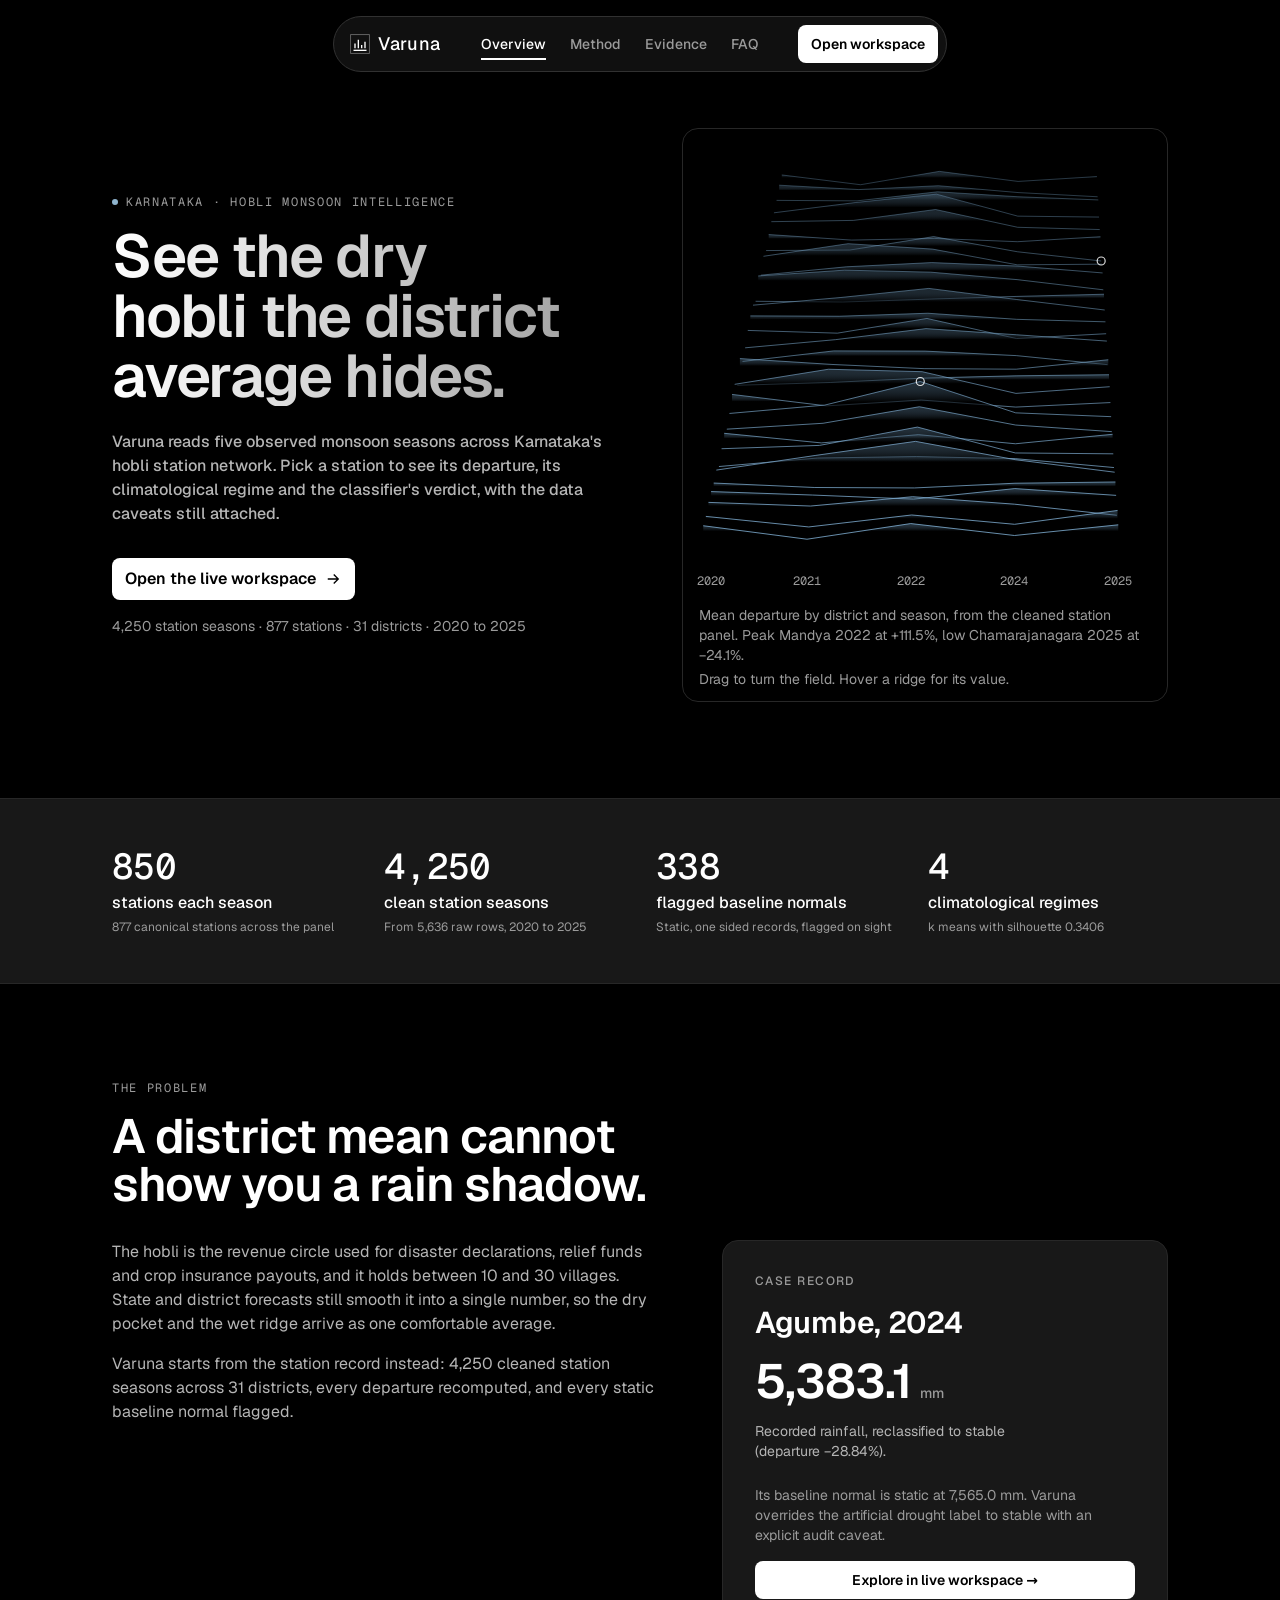
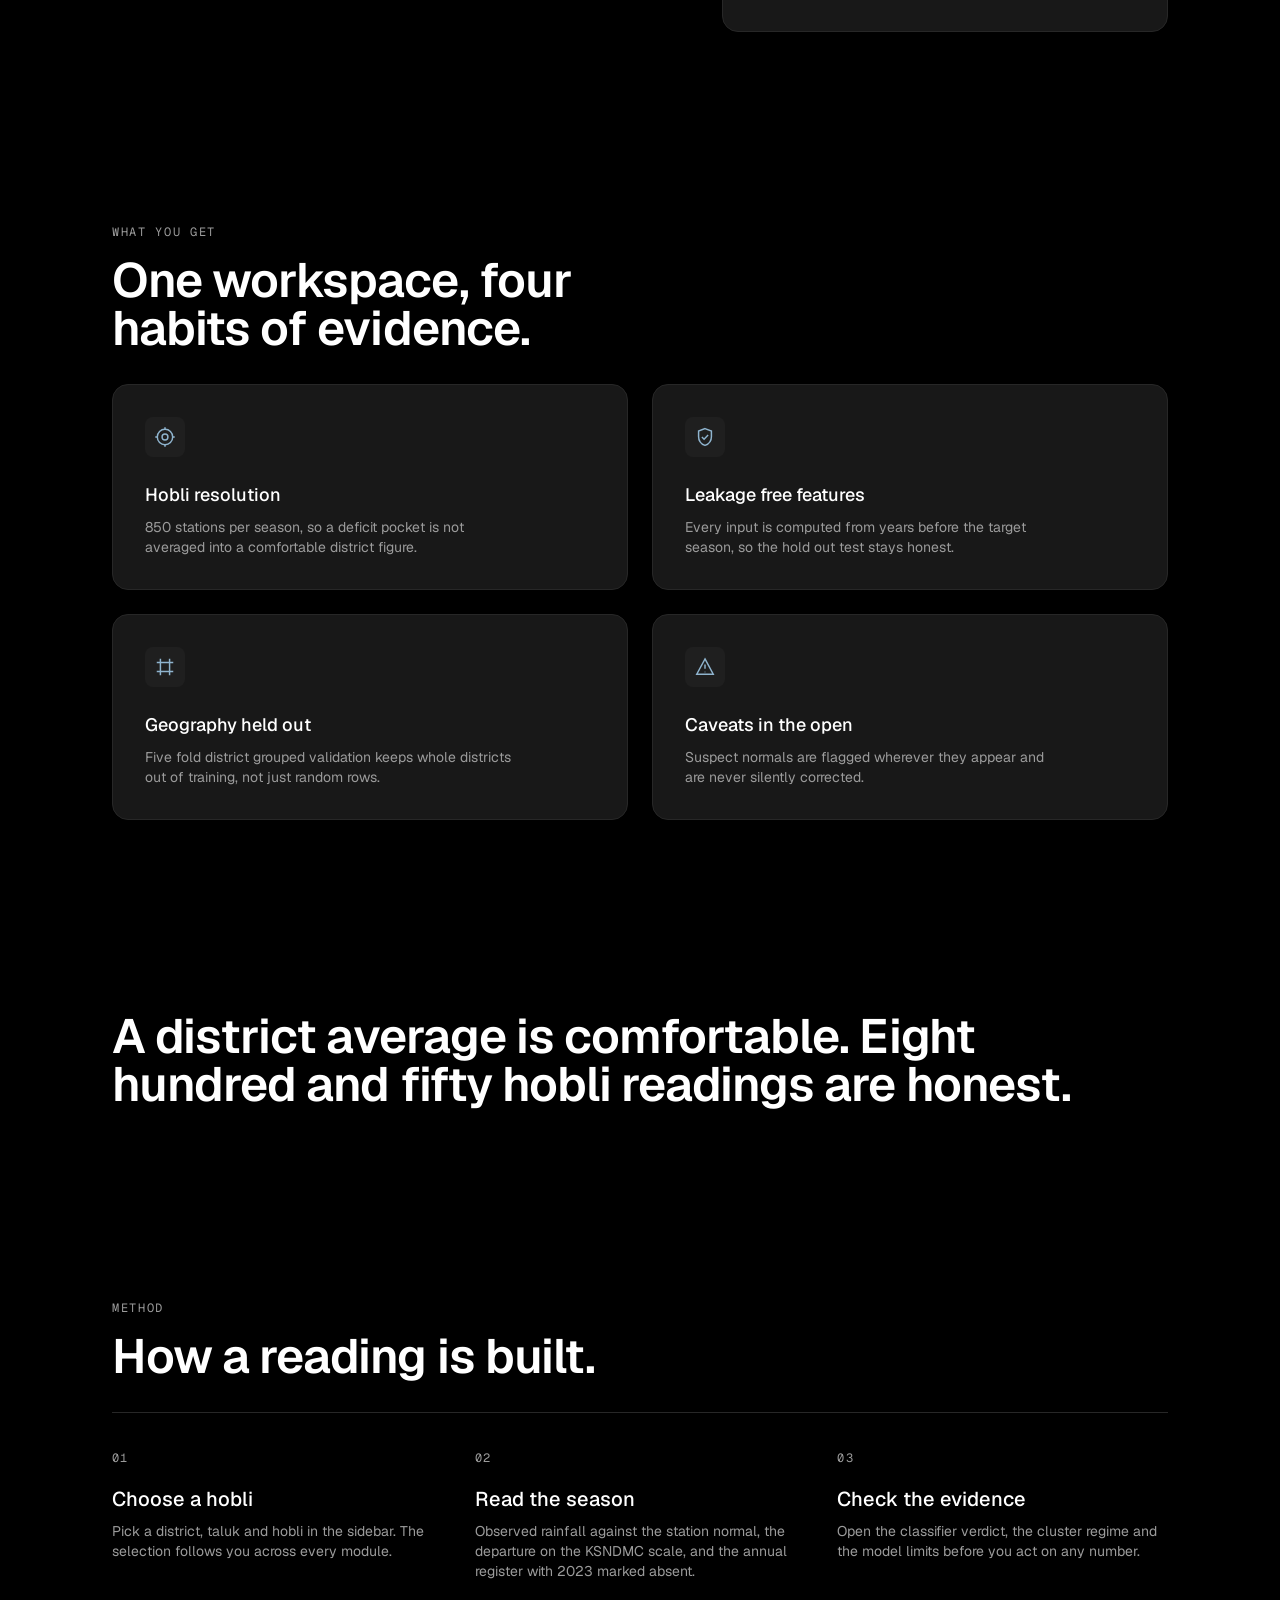
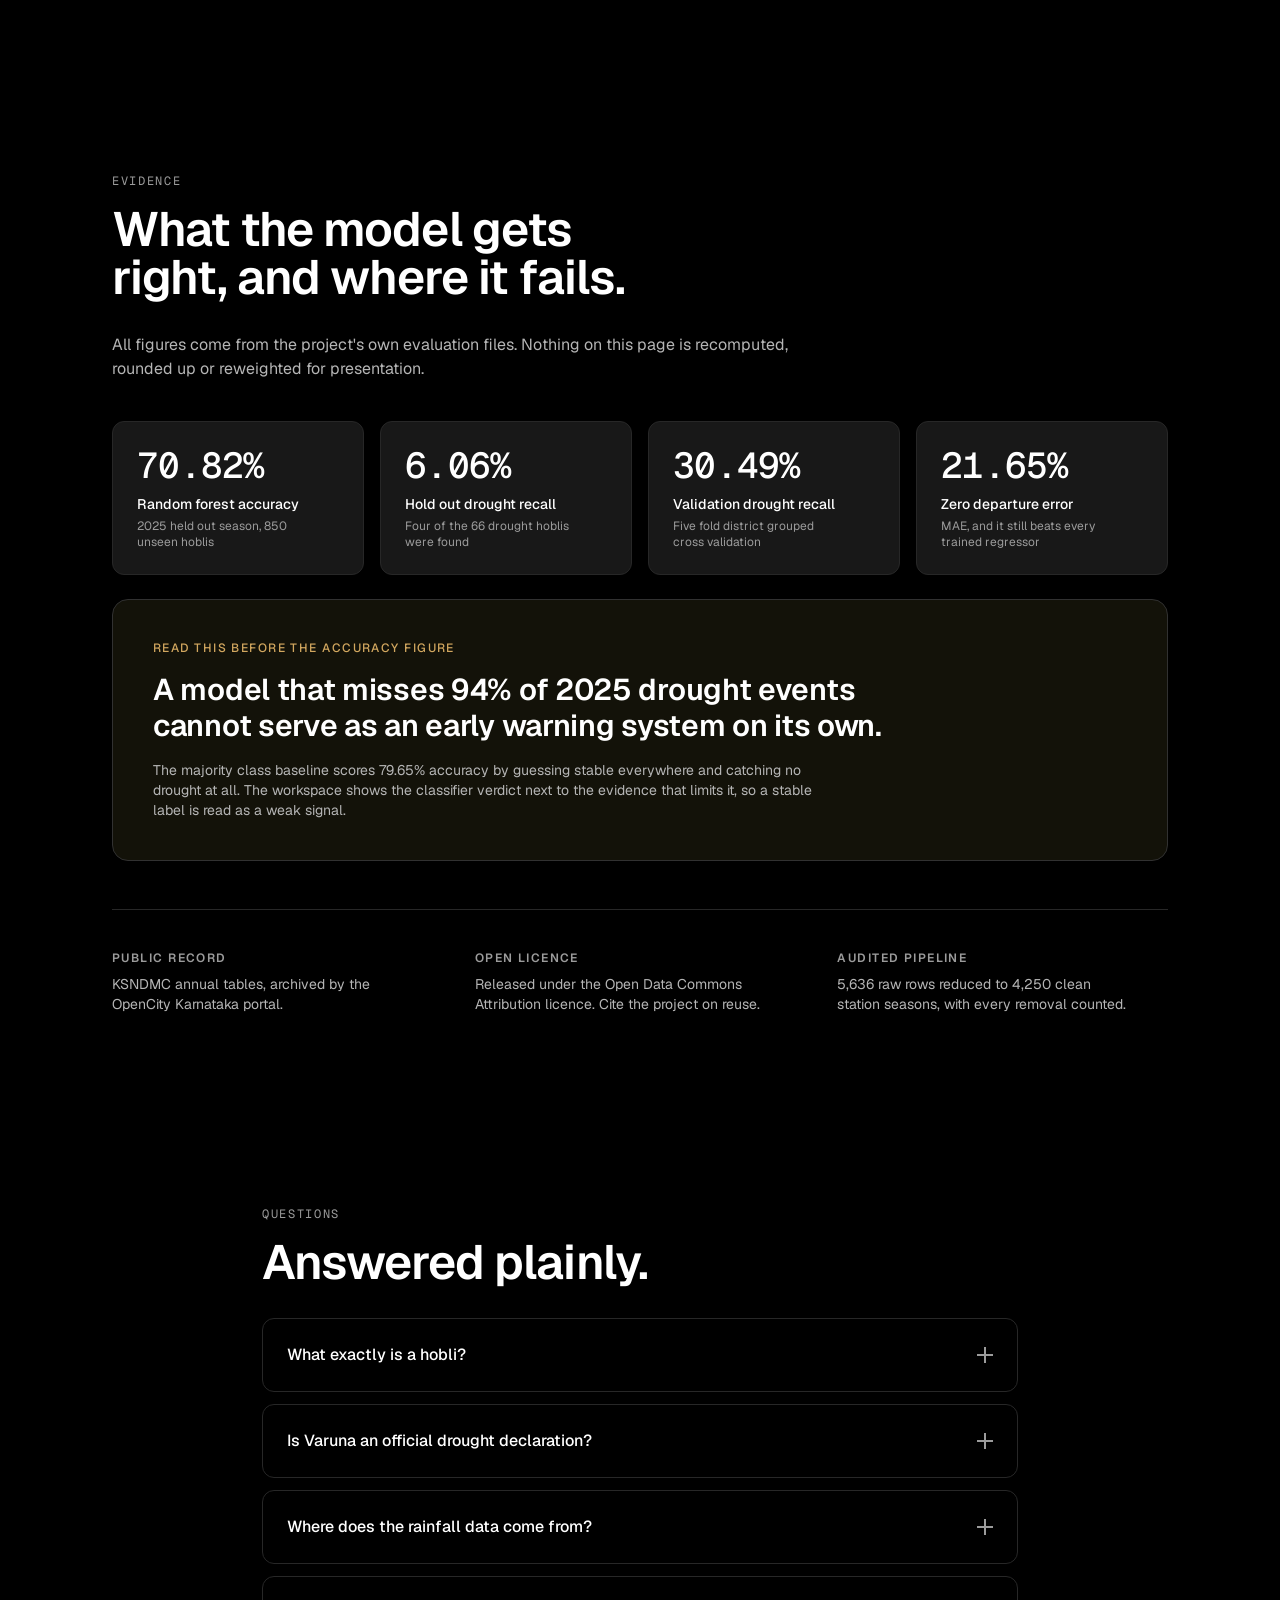
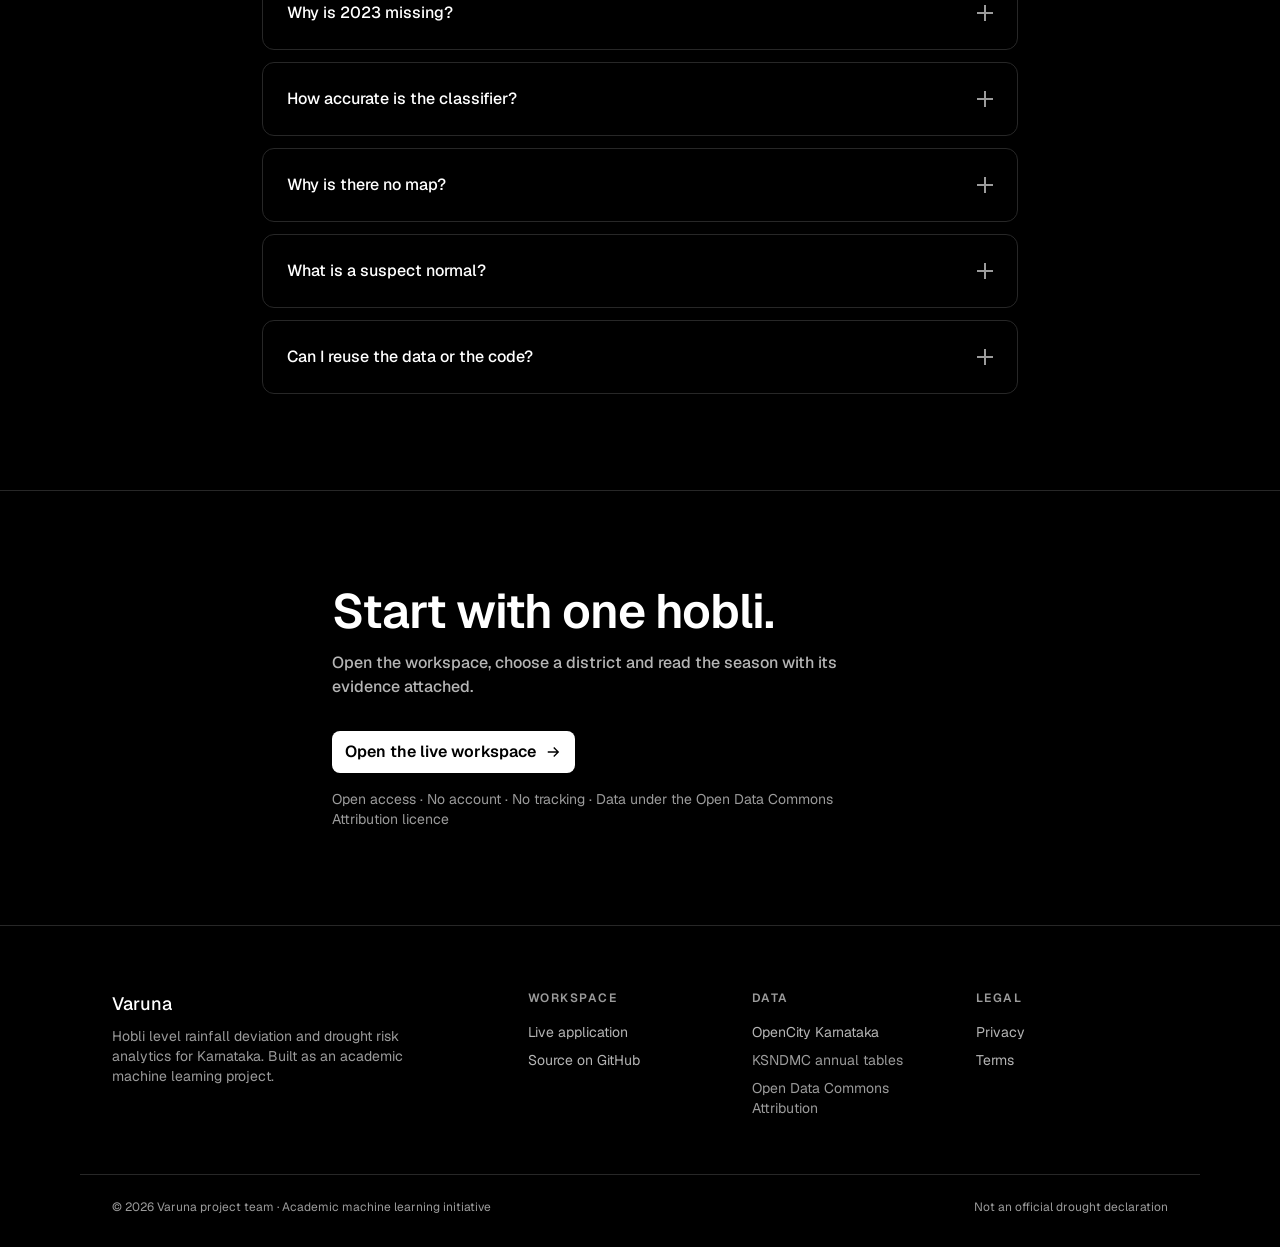
<file: landing/index.html>
<!DOCTYPE html>
<html lang="en">
<head>
  <meta charset="utf-8">
  <meta name="viewport" content="width=device-width, initial-scale=1">
  <title>Varuna · Hobli level monsoon intelligence for Karnataka</title>
  <meta name="description" content="Read five monsoon seasons across 850 Karnataka hobli stations. Varuna shows annual departure, climatological regime and an honest model verdict, station by station.">
  <meta name="theme-color" content="#000000">
  <meta property="og:type" content="website">
  <meta property="og:title" content="Varuna · Hobli level monsoon intelligence for Karnataka">
  <meta property="og:description" content="850 stations, five observed seasons and an audited rainfall pipeline. See the departure, the regime and the model verdict for any Karnataka hobli.">
  <meta property="og:image" content="og.png">
  <meta property="og:locale" content="en_IN">
  <meta name="twitter:card" content="summary_large_image">
  <link rel="icon" href="favicon.svg" type="image/svg+xml">
  <link rel="preload" href="fonts/geist.woff2" as="font" type="font/woff2" crossorigin>
  <link rel="stylesheet" href="styles.css">
  <link rel="stylesheet" href="sections.css">
  <script>document.documentElement.classList.add('js');</script>
  <script defer src="landing.js"></script>
  <script type="application/ld+json">
  {
    "@context": "https://schema.org",
    "@type": "FAQPage",
    "mainEntity": [
      {"@type": "Question", "name": "What exactly is a hobli?", "acceptedAnswer": {"@type": "Answer", "text": "A hobli is a revenue circle below the taluk, usually covering 10 to 30 villages. It is the tier used for disaster declarations, relief allocation and crop insurance payouts in Karnataka."}},
      {"@type": "Question", "name": "Is Varuna an official drought declaration?", "acceptedAnswer": {"@type": "Answer", "text": "No. It is an academic machine learning project. The risk zones follow project thresholds: deficit at minus 20 percent or below, excess at plus 40 percent or above. A district officer still owns the declaration."}},
      {"@type": "Question", "name": "Where does the rainfall data come from?", "acceptedAnswer": {"@type": "Answer", "text": "Karnataka State Natural Disaster Monitoring Centre annual tables, archived by the OpenCity Karnataka portal. Five seasons are published: 2020, 2021, 2022, 2024 and 2025, under the Open Data Commons Attribution licence."}},
      {"@type": "Question", "name": "Why is 2023 missing?", "acceptedAnswer": {"@type": "Answer", "text": "KSNDMC published no hobli level table for calendar year 2023. Varuna does not impute it. The gap is carried as an explicit feature, gap years equals 2, and the charts mark the missing season."}},
      {"@type": "Question", "name": "How accurate is the classifier?", "acceptedAnswer": {"@type": "Answer", "text": "On the 2025 held out season it reaches 70.82 percent accuracy with 0.4077 macro F1 and 6.06 percent drought recall. Five fold district grouped validation gives 30.49 percent drought recall. A majority class guess scores 79.65 percent accuracy and finds no drought at all."}},
      {"@type": "Question", "name": "Why is there no map?", "acceptedAnswer": {"@type": "Answer", "text": "The source tables contain no latitude, longitude or boundary geometry. No coordinates were invented, so districts are compared as a departure matrix and as the terrain on this page, not as a map."}},
      {"@type": "Question", "name": "What is a suspect normal?", "acceptedAnswer": {"@type": "Answer", "text": "A station whose reported normal never changes across seasons while its departures stay one sided. 338 stations match that pattern. They are flagged everywhere they appear and are never silently corrected."}},
      {"@type": "Question", "name": "Can I reuse the data or the code?", "acceptedAnswer": {"@type": "Answer", "text": "Yes, with attribution. The data is released under the Open Data Commons Attribution licence and the project source is public on GitHub. Cite Varuna if you reuse the analysis."}}
    ]
  }
  </script>
</head>
<body>
  <a class="skip-link" href="#main">Skip to content</a>

  <header class="nav-wrap">
    <nav class="nav" aria-label="Primary">
      <a class="brand" href="#overview" aria-label="Varuna, back to overview">
        <svg class="brand-mark" width="20" height="20" viewBox="0 0 24 24" aria-hidden="true">
          <rect x="0.75" y="0.75" width="22.5" height="22.5" fill="none" stroke="currentColor" stroke-opacity="0.4"/>
          <path d="M6 17V11.5 M10 17V7 M14 17V13.2 M18 17V9.4" fill="none" stroke="currentColor" stroke-width="1.6"/>
          <path d="M4.2 19.6H19.8" fill="none" stroke="currentColor" stroke-width="1.6"/>
        </svg>
        <span class="brand-name">Varuna</span>
      </a>

      <div class="nav-links" aria-label="Sections">
        <a class="nav-link" href="#overview" aria-current="location">Overview</a>
        <a class="nav-link" href="#method">Method</a>
        <a class="nav-link" href="#evidence">Evidence</a>
        <a class="nav-link" href="#faq">FAQ</a>
      </div>

      <div class="nav-actions">
        <a class="btn btn-sm btn-primary nav-cta" href="https://varunaml.streamlit.app/" target="_blank" rel="noopener">
          Open workspace
        </a>
        <button class="menu-toggle" type="button" aria-label="Open menu" aria-expanded="false" aria-controls="mobile-menu">
          <span class="menu-line"></span>
          <span class="menu-line"></span>
        </button>
      </div>
    </nav>
  </header>

  <div class="mobile-menu" id="mobile-menu" hidden>
    <div class="mobile-menu-inner">
      <a class="mobile-link" href="#overview">Overview</a>
      <a class="mobile-link" href="#problem">Why it exists</a>
      <a class="mobile-link" href="#method">Method</a>
      <a class="mobile-link" href="#evidence">Evidence</a>
      <a class="mobile-link" href="#faq">FAQ</a>
      <a class="btn btn-primary mobile-cta" href="https://varunaml.streamlit.app/" target="_blank" rel="noopener">Open the live workspace</a>
      <p class="caption-2 mobile-note">4,250 station seasons · 31 districts · 2020 to 2025</p>
    </div>
  </div>

  <main id="main">
    <section class="hero" id="overview">
      <div class="container hero-grid">
        <div class="hero-copy reveal">
          <p class="eyebrow"><span class="eyebrow-dot" aria-hidden="true"></span>Karnataka · hobli monsoon intelligence</p>
          <h1 class="heading-1 hero-title">See the dry hobli the district average hides.</h1>
          <p class="body-2 hero-lead">
            Varuna reads five observed monsoon seasons across Karnataka's hobli station network.
            Pick a station to see its departure, its climatological regime and the classifier's verdict,
            with the data caveats still attached.
          </p>
          <div class="hero-actions">
            <a class="btn btn-primary" href="https://varunaml.streamlit.app/" target="_blank" rel="noopener">
              Open the live workspace
              <svg width="18" height="18" viewBox="0 0 24 24" fill="none" stroke="currentColor" stroke-width="1.8" aria-hidden="true">
                <path d="M5 12h13M13 6l6 6-6 6"/>
              </svg>
            </a>
          </div>
          <p class="caption-2 hero-proof">4,250 station seasons · 877 stations · 31 districts · 2020 to 2025</p>
        </div>

        <figure class="terrain-card reveal">
          <div class="terrain-frame">
            <canvas id="terrain" role="img"
              aria-label="Three dimensional terrain of mean rainfall departure for 31 Karnataka districts across 2020, 2021, 2022, 2024 and 2025. The 2022 season peaks above plus 100 percent in Mandya and Tumakuru; the driest reading is Chamarajanagara in 2025 at minus 24.1 percent.">
            </canvas>
            <div class="terrain-tip" id="terrain-tip" hidden></div>
          </div>
          <figcaption class="caption-2">
            <span>Mean departure by district and season, from the cleaned station panel. Peak Mandya 2022 at +111.5%, low Chamarajanagara 2025 at −24.1%.</span>
            <span>Drag to turn the field. Hover a ridge for its value.</span>
          </figcaption>
        </figure>
      </div>
    </section>

    <section class="stats-band" aria-label="Dataset facts">
      <div class="container stats-grid">
        <div class="stat">
          <span class="stat-value">850</span>
          <span class="stat-label">stations each season</span>
          <span class="stat-note">877 canonical stations across the panel</span>
        </div>
        <div class="stat">
          <span class="stat-value">4,250</span>
          <span class="stat-label">clean station seasons</span>
          <span class="stat-note">From 5,636 raw rows, 2020 to 2025</span>
        </div>
        <div class="stat">
          <span class="stat-value">338</span>
          <span class="stat-label">flagged baseline normals</span>
          <span class="stat-note">Static, one sided records, flagged on sight</span>
        </div>
        <div class="stat">
          <span class="stat-value">4</span>
          <span class="stat-label">climatological regimes</span>
          <span class="stat-note">k means with silhouette 0.3406</span>
        </div>
      </div>
    </section>

    <section class="section" id="problem">
      <div class="container">
        <p class="eyebrow">The problem</p>
        <h2 class="heading-2 section-title">A district mean cannot show you a rain shadow.</h2>
        <div class="split">
          <div class="prose">
            <p class="body-3">
              The hobli is the revenue circle used for disaster declarations, relief funds and crop
              insurance payouts, and it holds between 10 and 30 villages. State and district forecasts
              still smooth it into a single number, so the dry pocket and the wet ridge arrive as one
              comfortable average.
            </p>
            <p class="body-3">
              Varuna starts from the station record instead: 4,250 cleaned station seasons across
              31 districts, every departure recomputed, and every static baseline normal flagged.
            </p>
          </div>

          <aside class="case-card tilt reveal" aria-label="Data quality case record">
            <p class="caption-4 case-label">Case record</p>
            <h3 class="heading-4">Agumbe, 2024</h3>
            <p class="case-value">5,383.1<span class="case-unit">mm</span></p>
            <p class="body-6 case-body">Recorded rainfall, reclassified to stable (departure −28.84%).</p>
            <p class="caption-2 case-note">Its baseline normal is static at 7,565.0 mm. Varuna overrides the artificial drought label to stable with an explicit audit caveat.</p>
            <div style="margin-top: 1rem;">
              <a class="btn btn-sm btn-primary" href="https://varunaml.streamlit.app/" target="_blank" rel="noopener" style="width: 100%; justify-content: center;">Explore in live workspace &rarr;</a>
            </div>
          </aside>
        </div>
      </div>
    </section>

    <section class="section" id="benefits">
      <div class="container">
        <p class="eyebrow">What you get</p>
        <h2 class="heading-2 section-title">One workspace, four habits of evidence.</h2>
        <div class="benefit-grid">
          <article class="benefit-card tilt reveal">
            <span class="icon-tile" aria-hidden="true">
              <svg width="22" height="22" viewBox="0 0 24 24" fill="none" stroke="currentColor" stroke-width="1.6">
                <circle cx="12" cy="12" r="3.2"/><circle cx="12" cy="12" r="8.4"/><path d="M12 1.4v3M12 19.6v3M1.4 12h3M19.6 12h3"/>
              </svg>
            </span>
            <h3 class="title-2">Hobli resolution</h3>
            <p class="body-6">850 stations per season, so a deficit pocket is not averaged into a comfortable district figure.</p>
          </article>

          <article class="benefit-card tilt reveal">
            <span class="icon-tile" aria-hidden="true">
              <svg width="22" height="22" viewBox="0 0 24 24" fill="none" stroke="currentColor" stroke-width="1.6">
                <path d="M12 2.8l7 2.6v6.2c0 4.4-3 8-7 9.6-4-1.6-7-5.2-7-9.6V5.4z"/><path d="M8.6 12l2.4 2.4 4.4-4.6"/>
              </svg>
            </span>
            <h3 class="title-2">Leakage free features</h3>
            <p class="body-6">Every input is computed from years before the target season, so the hold out test stays honest.</p>
          </article>

          <article class="benefit-card tilt reveal">
            <span class="icon-tile" aria-hidden="true">
              <svg width="22" height="22" viewBox="0 0 24 24" fill="none" stroke="currentColor" stroke-width="1.6">
                <path d="M3 7h18M3 17h18M7 3v18M17 3v18"/>
              </svg>
            </span>
            <h3 class="title-2">Geography held out</h3>
            <p class="body-6">Five fold district grouped validation keeps whole districts out of training, not just random rows.</p>
          </article>

          <article class="benefit-card tilt reveal">
            <span class="icon-tile" aria-hidden="true">
              <svg width="22" height="22" viewBox="0 0 24 24" fill="none" stroke="currentColor" stroke-width="1.6">
                <path d="M12 3.2l9 16.6H3z"/><path d="M12 9.4v4.4M12 17.2v.6"/>
              </svg>
            </span>
            <h3 class="title-2">Caveats in the open</h3>
            <p class="body-6">Suspect normals are flagged wherever they appear and are never silently corrected.</p>
          </article>
        </div>
      </div>
    </section>

    <section class="tagline-section" aria-label="Statement">
      <div class="container">
        <p class="tagline" id="tagline">A district average is comfortable. Eight hundred and fifty hobli readings are honest.</p>
      </div>
    </section>

    <section class="section" id="method">
      <div class="container">
        <p class="eyebrow">Method</p>
        <h2 class="heading-2 section-title">How a reading is built.</h2>
        <ol class="steps">
          <li class="step reveal">
            <span class="step-number">01</span>
            <h3 class="title-1">Choose a hobli</h3>
            <p class="body-6">Pick a district, taluk and hobli in the sidebar. The selection follows you across every module.</p>
          </li>
          <li class="step reveal">
            <span class="step-number">02</span>
            <h3 class="title-1">Read the season</h3>
            <p class="body-6">Observed rainfall against the station normal, the departure on the KSNDMC scale, and the annual register with 2023 marked absent.</p>
          </li>
          <li class="step reveal">
            <span class="step-number">03</span>
            <h3 class="title-1">Check the evidence</h3>
            <p class="body-6">Open the classifier verdict, the cluster regime and the model limits before you act on any number.</p>
          </li>
        </ol>
      </div>
    </section>

    <section class="section" id="evidence">
      <div class="container">
        <p class="eyebrow">Evidence</p>
        <h2 class="heading-2 section-title">What the model gets right, and where it fails.</h2>
        <p class="body-3 section-lede">
          All figures come from the project's own evaluation files. Nothing on this page is
          recomputed, rounded up or reweighted for presentation.
        </p>

        <div class="metric-grid">
          <article class="metric-card tilt reveal">
            <span class="metric-value">70.82%</span>
            <span class="metric-label">Random forest accuracy</span>
            <span class="metric-note">2025 held out season, 850 unseen hoblis</span>
          </article>
          <article class="metric-card tilt reveal">
            <span class="metric-value">6.06%</span>
            <span class="metric-label">Hold out drought recall</span>
            <span class="metric-note">Four of the 66 drought hoblis were found</span>
          </article>
          <article class="metric-card tilt reveal">
            <span class="metric-value">30.49%</span>
            <span class="metric-label">Validation drought recall</span>
            <span class="metric-note">Five fold district grouped cross validation</span>
          </article>
          <article class="metric-card tilt reveal">
            <span class="metric-value">21.65%</span>
            <span class="metric-label">Zero departure error</span>
            <span class="metric-note">MAE, and it still beats every trained regressor</span>
          </article>
        </div>

        <div class="honest-card reveal">
          <p class="caption-4 honest-label">Read this before the accuracy figure</p>
          <p class="heading-4 honest-line">
            A model that misses 94% of 2025 drought events cannot serve as an early warning system on its own.
          </p>
          <p class="body-6 honest-body">
            The majority class baseline scores 79.65% accuracy by guessing stable everywhere and
            catching no drought at all. The workspace shows the classifier verdict next to the
            evidence that limits it, so a stable label is read as a weak signal.
          </p>
        </div>

        <div class="provenance-grid">
          <div class="provenance-item reveal">
            <p class="caption-3 provenance-label">Public record</p>
            <p class="body-6">KSNDMC annual tables, archived by the OpenCity Karnataka portal.</p>
          </div>
          <div class="provenance-item reveal">
            <p class="caption-3 provenance-label">Open licence</p>
            <p class="body-6">Released under the Open Data Commons Attribution licence. Cite the project on reuse.</p>
          </div>
          <div class="provenance-item reveal">
            <p class="caption-3 provenance-label">Audited pipeline</p>
            <p class="body-6">5,636 raw rows reduced to 4,250 clean station seasons, with every removal counted.</p>
          </div>
        </div>
      </div>
    </section>

    <section class="section" id="faq">
      <div class="container faq-container">
        <p class="eyebrow">Questions</p>
        <h2 class="heading-2 section-title">Answered plainly.</h2>

        <div class="faq-list">
          <details class="faq-item">
            <summary class="faq-summary">
              <span class="title-3">What exactly is a hobli?</span>
              <span class="faq-icon" aria-hidden="true"></span>
            </summary>
            <p class="body-6 faq-answer">A hobli is a revenue circle below the taluk, usually covering 10 to 30 villages. It is the tier used for disaster declarations, relief allocation and crop insurance payouts in Karnataka.</p>
          </details>

          <details class="faq-item">
            <summary class="faq-summary">
              <span class="title-3">Is Varuna an official drought declaration?</span>
              <span class="faq-icon" aria-hidden="true"></span>
            </summary>
            <p class="body-6 faq-answer">No. It is an academic machine learning project. The risk zones follow project thresholds: deficit at −20% or below, excess at +40% or above. A district officer still owns the declaration.</p>
          </details>

          <details class="faq-item">
            <summary class="faq-summary">
              <span class="title-3">Where does the rainfall data come from?</span>
              <span class="faq-icon" aria-hidden="true"></span>
            </summary>
            <p class="body-6 faq-answer">Karnataka State Natural Disaster Monitoring Centre annual tables, archived by the OpenCity Karnataka portal. Five seasons are published: 2020, 2021, 2022, 2024 and 2025, under the Open Data Commons Attribution licence.</p>
          </details>

          <details class="faq-item">
            <summary class="faq-summary">
              <span class="title-3">Why is 2023 missing?</span>
              <span class="faq-icon" aria-hidden="true"></span>
            </summary>
            <p class="body-6 faq-answer">KSNDMC published no hobli level table for calendar year 2023. Varuna does not impute it. The gap is carried as an explicit feature, <code>gap_years = 2</code>, and the charts mark the missing season.</p>
          </details>

          <details class="faq-item">
            <summary class="faq-summary">
              <span class="title-3">How accurate is the classifier?</span>
              <span class="faq-icon" aria-hidden="true"></span>
            </summary>
            <p class="body-6 faq-answer">On the 2025 held out season it reaches 70.82% accuracy with 0.4077 macro F1 and 6.06% drought recall. Five fold district grouped validation gives 30.49% drought recall. A majority class guess scores 79.65% accuracy and finds no drought at all, which is why accuracy is not the headline.</p>
          </details>

          <details class="faq-item">
            <summary class="faq-summary">
              <span class="title-3">Why is there no map?</span>
              <span class="faq-icon" aria-hidden="true"></span>
            </summary>
            <p class="body-6 faq-answer">The source tables contain no latitude, longitude or boundary geometry. No coordinates were invented, so districts are compared as a departure matrix and as the terrain on this page, not as a map.</p>
          </details>

          <details class="faq-item">
            <summary class="faq-summary">
              <span class="title-3">What is a suspect normal?</span>
              <span class="faq-icon" aria-hidden="true"></span>
            </summary>
            <p class="body-6 faq-answer">A station whose reported normal never changes across seasons while its departures stay one sided. 338 stations match that pattern. They are flagged everywhere they appear and are never silently corrected.</p>
          </details>

          <details class="faq-item">
            <summary class="faq-summary">
              <span class="title-3">Can I reuse the data or the code?</span>
              <span class="faq-icon" aria-hidden="true"></span>
            </summary>
            <p class="body-6 faq-answer">Yes, with attribution. The data is released under the Open Data Commons Attribution licence and the project source is public on GitHub. Cite Varuna if you reuse the analysis.</p>
          </details>
        </div>
      </div>
    </section>

    <section class="final-cta" id="access">
      <div class="container final-cta-inner reveal">
        <h2 class="heading-2">Start with one hobli.</h2>
        <p class="body-2 final-copy">Open the workspace, choose a district and read the season with its evidence attached.</p>
        <a class="btn btn-primary" href="https://varunaml.streamlit.app/" target="_blank" rel="noopener">
          Open the live workspace
          <svg width="18" height="18" viewBox="0 0 24 24" fill="none" stroke="currentColor" stroke-width="1.8" aria-hidden="true">
            <path d="M5 12h13M13 6l6 6-6 6"/>
          </svg>
        </a>
        <p class="caption-2 risk-line">Open access · No account · No tracking · Data under the Open Data Commons Attribution licence</p>
      </div>
    </section>
  </main>

  <footer class="footer">
    <div class="container footer-grid">
      <div class="footer-brand">
        <p class="title-2">Varuna</p>
        <p class="body-6 footer-copy">Hobli level rainfall deviation and drought risk analytics for Karnataka. Built as an academic machine learning project.</p>
      </div>
      <div class="footer-col">
        <p class="caption-3 footer-heading">Workspace</p>
        <a class="footer-link" href="https://varunaml.streamlit.app/" target="_blank" rel="noopener">Live application</a>
        <a class="footer-link" href="https://github.com/pranavhm25/varuna" target="_blank" rel="noopener">Source on GitHub</a>
      </div>
      <div class="footer-col">
        <p class="caption-3 footer-heading">Data</p>
        <a class="footer-link" href="https://opencity.in/" target="_blank" rel="noopener">OpenCity Karnataka</a>
        <span class="footer-link footer-static">KSNDMC annual tables</span>
        <span class="footer-link footer-static">Open Data Commons Attribution</span>
      </div>
      <div class="footer-col">
        <p class="caption-3 footer-heading">Legal</p>
        <a class="footer-link" href="privacy.html">Privacy</a>
        <a class="footer-link" href="terms.html">Terms</a>
      </div>
    </div>
    <div class="container footer-base">
      <p class="caption-5">© 2026 Varuna project team · Academic machine learning initiative</p>
      <p class="caption-5">Not an official drought declaration</p>
    </div>
  </footer>
</body>
</html>
</file>
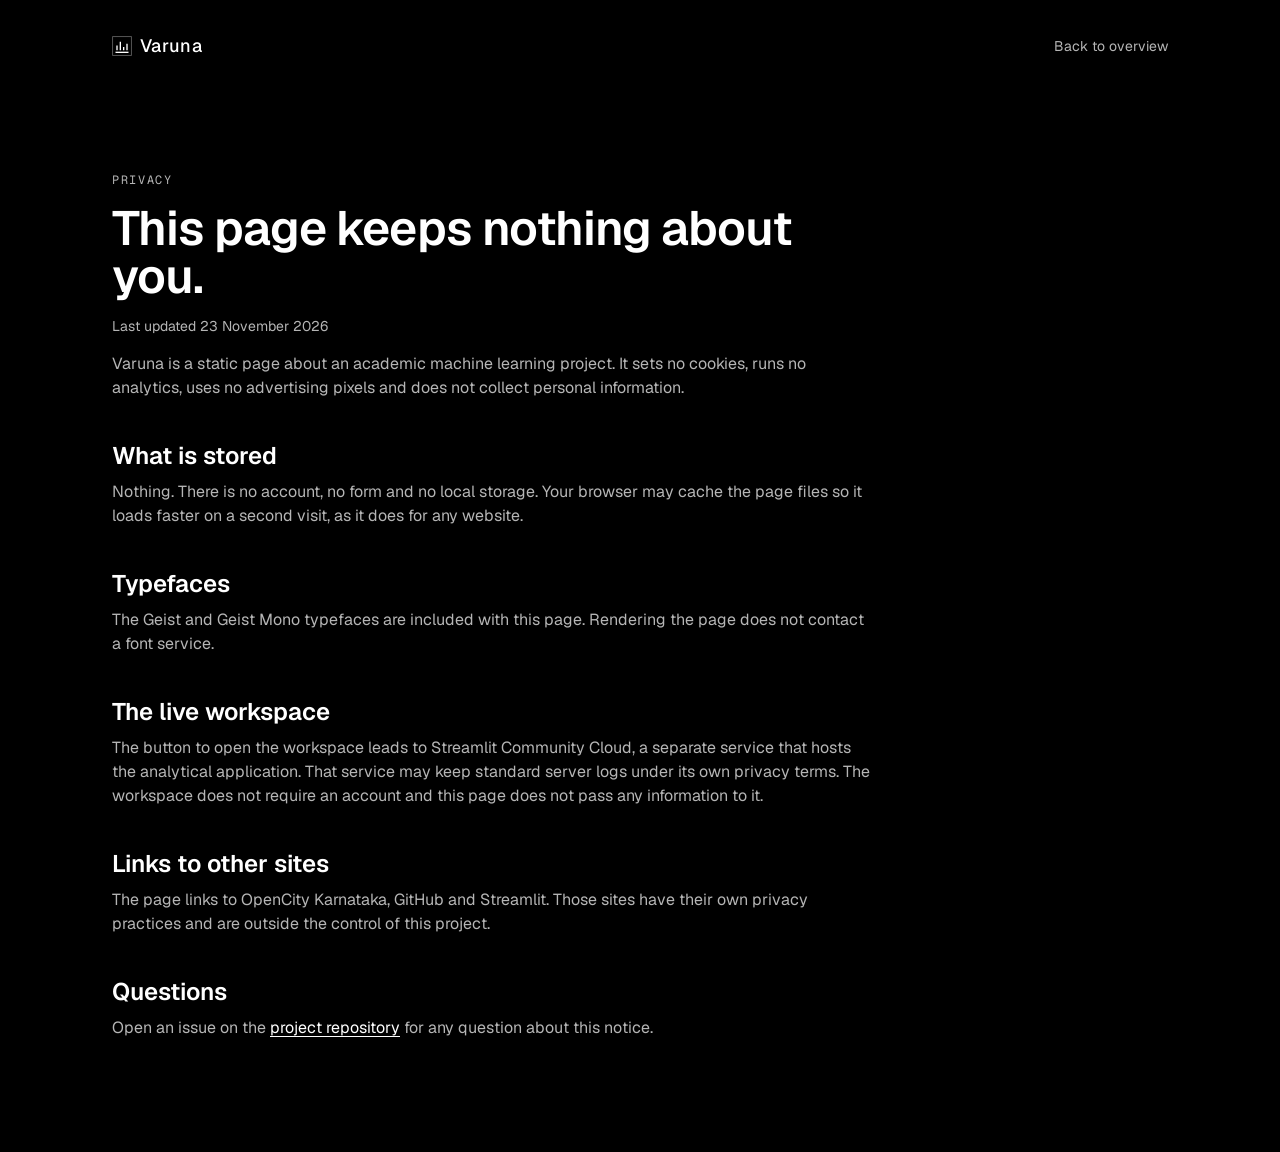
<file: landing/privacy.html>
<!DOCTYPE html>
<html lang="en">
<head>
  <meta charset="utf-8">
  <meta name="viewport" content="width=device-width, initial-scale=1">
  <title>Privacy · Varuna</title>
  <meta name="description" content="What the Varuna landing page stores and what it does not. No cookies, no analytics and no personal data collection.">
  <meta name="theme-color" content="#000000">
  <link rel="icon" href="favicon.svg" type="image/svg+xml">
  <link rel="stylesheet" href="styles.css">
  <link rel="stylesheet" href="sections.css">
</head>
<body>
  <a class="skip-link" href="#main">Skip to content</a>
  <header class="legal-top container">
    <a class="brand" href="index.html" aria-label="Varuna home">
      <svg class="brand-mark" width="20" height="20" viewBox="0 0 24 24" aria-hidden="true">
        <rect x="0.75" y="0.75" width="22.5" height="22.5" fill="none" stroke="currentColor" stroke-opacity="0.4"/>
        <path d="M6 17V11.5 M10 17V7 M14 17V13.2 M18 17V9.4" fill="none" stroke="currentColor" stroke-width="1.6"/>
        <path d="M4.2 19.6H19.8" fill="none" stroke="currentColor" stroke-width="1.6"/>
      </svg>
      <span class="brand-name">Varuna</span>
    </a>
    <a class="legal-back" href="index.html">Back to overview</a>
  </header>

  <main class="container" id="main">
    <article class="legal-wrap">
      <p class="eyebrow">Privacy</p>
      <h1 class="heading-2">This page keeps nothing about you.</h1>
      <p class="caption-2 legal-updated">Last updated 23 November 2026</p>

      <p class="body-3">Varuna is a static page about an academic machine learning project. It sets no cookies, runs no analytics, uses no advertising pixels and does not collect personal information.</p>

      <h2>What is stored</h2>
      <p class="body-3">Nothing. There is no account, no form and no local storage. Your browser may cache the page files so it loads faster on a second visit, as it does for any website.</p>

      <h2>Typefaces</h2>
      <p class="body-3">The Geist and Geist Mono typefaces are included with this page. Rendering the page does not contact a font service.</p>

      <h2>The live workspace</h2>
      <p class="body-3">The button to open the workspace leads to Streamlit Community Cloud, a separate service that hosts the analytical application. That service may keep standard server logs under its own privacy terms. The workspace does not require an account and this page does not pass any information to it.</p>

      <h2>Links to other sites</h2>
      <p class="body-3">The page links to OpenCity Karnataka, GitHub and Streamlit. Those sites have their own privacy practices and are outside the control of this project.</p>

      <h2>Questions</h2>
      <p class="body-3">Open an issue on the <a href="https://github.com/pranavhm25/varuna" target="_blank" rel="noopener">project repository</a> for any question about this notice.</p>
    </article>
  </main>
</body>
</html>
</file>
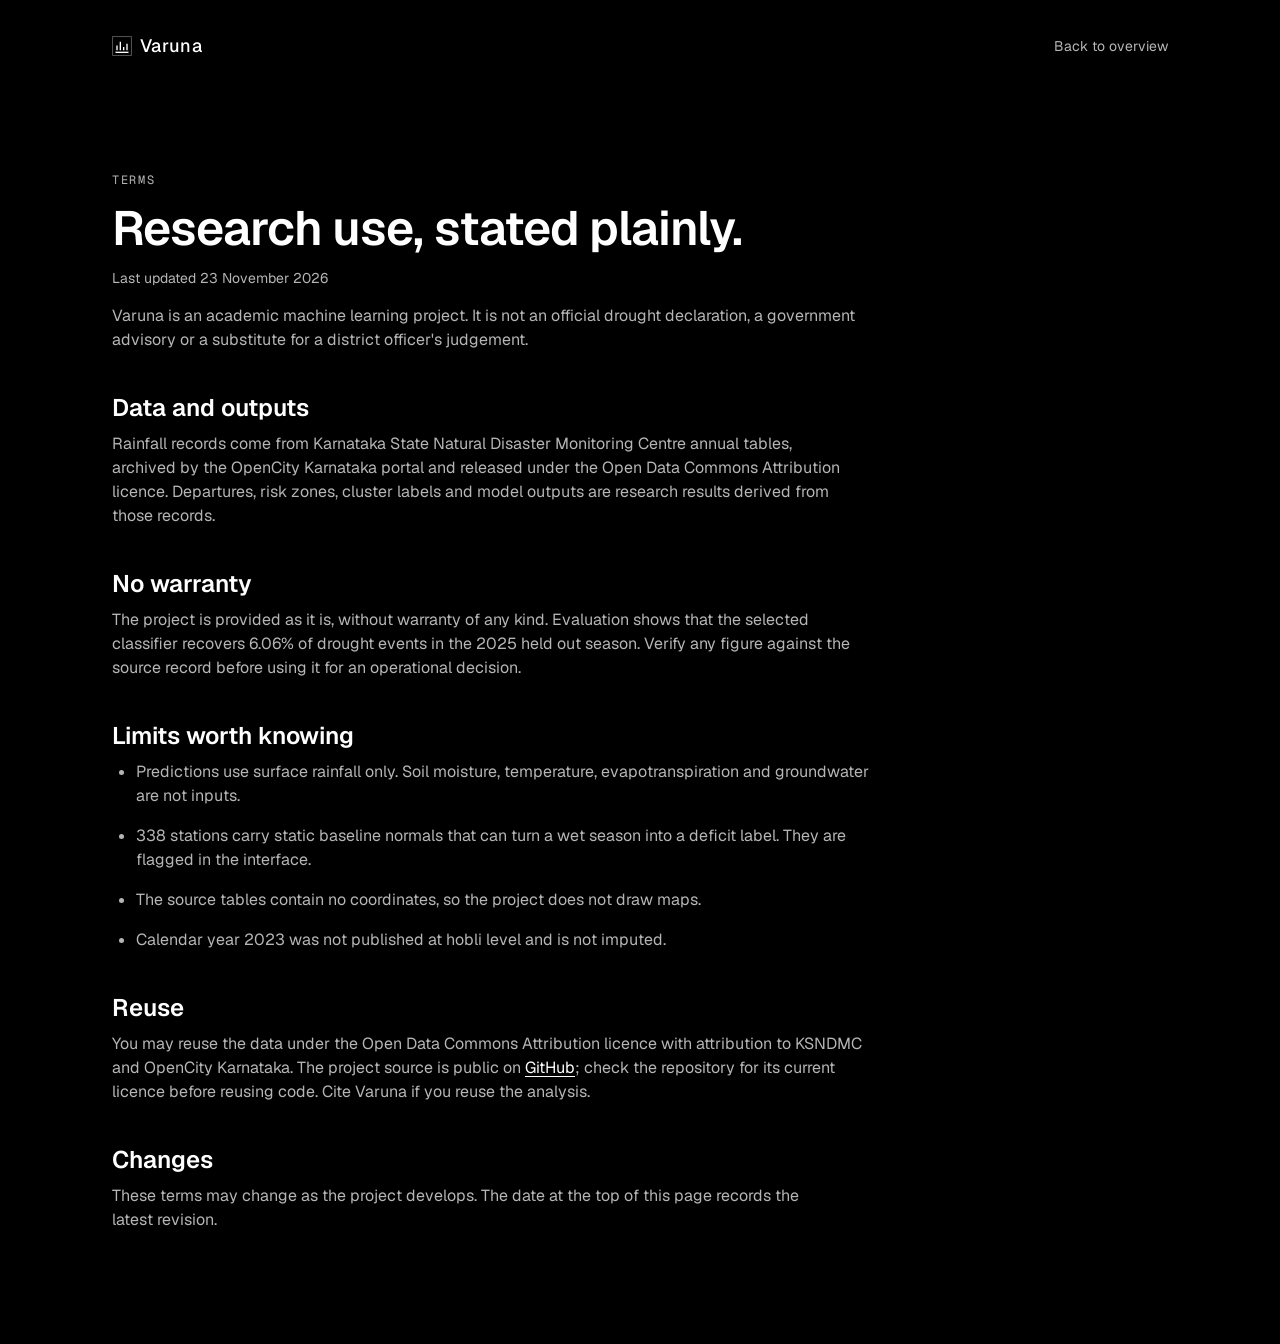
<file: landing/terms.html>
<!DOCTYPE html>
<html lang="en">
<head>
  <meta charset="utf-8">
  <meta name="viewport" content="width=device-width, initial-scale=1">
  <title>Terms · Varuna</title>
  <meta name="description" content="Terms of use for the Varuna hobli rainfall analytics project and its live workspace.">
  <meta name="theme-color" content="#000000">
  <link rel="icon" href="favicon.svg" type="image/svg+xml">
  <link rel="stylesheet" href="styles.css">
  <link rel="stylesheet" href="sections.css">
</head>
<body>
  <a class="skip-link" href="#main">Skip to content</a>
  <header class="legal-top container">
    <a class="brand" href="index.html" aria-label="Varuna home">
      <svg class="brand-mark" width="20" height="20" viewBox="0 0 24 24" aria-hidden="true">
        <rect x="0.75" y="0.75" width="22.5" height="22.5" fill="none" stroke="currentColor" stroke-opacity="0.4"/>
        <path d="M6 17V11.5 M10 17V7 M14 17V13.2 M18 17V9.4" fill="none" stroke="currentColor" stroke-width="1.6"/>
        <path d="M4.2 19.6H19.8" fill="none" stroke="currentColor" stroke-width="1.6"/>
      </svg>
      <span class="brand-name">Varuna</span>
    </a>
    <a class="legal-back" href="index.html">Back to overview</a>
  </header>

  <main class="container" id="main">
    <article class="legal-wrap">
      <p class="eyebrow">Terms</p>
      <h1 class="heading-2">Research use, stated plainly.</h1>
      <p class="caption-2 legal-updated">Last updated 23 November 2026</p>

      <p class="body-3">Varuna is an academic machine learning project. It is not an official drought declaration, a government advisory or a substitute for a district officer's judgement.</p>

      <h2>Data and outputs</h2>
      <p class="body-3">Rainfall records come from Karnataka State Natural Disaster Monitoring Centre annual tables, archived by the OpenCity Karnataka portal and released under the Open Data Commons Attribution licence. Departures, risk zones, cluster labels and model outputs are research results derived from those records.</p>

      <h2>No warranty</h2>
      <p class="body-3">The project is provided as it is, without warranty of any kind. Evaluation shows that the selected classifier recovers 6.06% of drought events in the 2025 held out season. Verify any figure against the source record before using it for an operational decision.</p>

      <h2>Limits worth knowing</h2>
      <ul class="body-3">
        <li>Predictions use surface rainfall only. Soil moisture, temperature, evapotranspiration and groundwater are not inputs.</li>
        <li>338 stations carry static baseline normals that can turn a wet season into a deficit label. They are flagged in the interface.</li>
        <li>The source tables contain no coordinates, so the project does not draw maps.</li>
        <li>Calendar year 2023 was not published at hobli level and is not imputed.</li>
      </ul>

      <h2>Reuse</h2>
      <p class="body-3">You may reuse the data under the Open Data Commons Attribution licence with attribution to KSNDMC and OpenCity Karnataka. The project source is public on <a href="https://github.com/pranavhm25/varuna" target="_blank" rel="noopener">GitHub</a>; check the repository for its current licence before reusing code. Cite Varuna if you reuse the analysis.</p>

      <h2>Changes</h2>
      <p class="body-3">These terms may change as the project develops. The date at the top of this page records the latest revision.</p>
    </article>
  </main>
</body>
</html>
</file>
<file: landing/styles.css>
@font-face {
  font-family: "Geist";
  src: url("fonts/geist.woff2") format("woff2");
  font-weight: 400 600;
  font-style: normal;
  font-display: swap;
}
@font-face {
  font-family: "Geist Mono";
  src: url("fonts/geist-mono.woff2") format("woff2");
  font-weight: 400 500;
  font-style: normal;
  font-display: swap;
}

:root {
  --bg: #000000;
  --surface-1: #181818;
  --surface-2: #1f1f1f;
  --surface-3: #272727;
  --line: #272727;
  --line-strong: #313131;
  --ink: #ffffff;
  --ink-2: #b5b5b5;
  --ink-3: #9b9b9b;
  --rain: #8fb4ce;
  --warm: #d2a75f;
  --sans: "Geist", "Segoe UI", system-ui, sans-serif;
  --mono: "Geist Mono", "Cascadia Mono", Consolas, monospace;
  --ease: cubic-bezier(0.22, 1, 0.36, 1);
  --s-25: 2px;
  --s-50: 4px;
  --s-75: 8px;
  --s-100: 12px;
  --s-200: 16px;
  --s-300: 24px;
  --s-400: 32px;
  --s-500: 40px;
  --s-600: 48px;
  --s-700: 64px;
  --s-800: 80px;
  --s-900: 96px;
  --r-50: 4px;
  --r-75: 8px;
  --r-100: 12px;
  --r-200: 16px;
  --r-full: 9999px;
}

*,
*::before,
*::after {
  box-sizing: border-box;
}

html {
  scroll-behavior: smooth;
  -webkit-text-size-adjust: 100%;
}

body {
  margin: 0;
  background-color: var(--bg);
  color: var(--ink);
  font-family: var(--sans);
  font-size: 16px;
  line-height: 24px;
  font-weight: 400;
  -webkit-font-smoothing: antialiased;
  text-rendering: optimizeLegibility;
  overflow-x: hidden;
}

img,
canvas,
svg {
  display: block;
  max-width: 100%;
}

a {
  color: inherit;
  text-decoration: none;
}

button {
  font: inherit;
  color: inherit;
  background: none;
  border: 0;
  cursor: pointer;
}

p {
  margin: 0;
  text-wrap: pretty;
}

h1, h2, h3, h4, p, ol, ul, figure {
  margin: 0;
  padding: 0;
}

ol, ul {
  list-style: none;
}

::selection {
  background: var(--ink);
  color: var(--bg);
}

:focus-visible {
  outline: 2px solid var(--ink);
  outline-offset: 2px;
}

/* ---------------------------------------------------------------- type -- */
.heading-1 {
  font-size: 60px;
  line-height: 60px;
  font-weight: 600;
  letter-spacing: -0.02em;
}
.heading-2 {
  font-size: 48px;
  line-height: 48px;
  font-weight: 600;
  letter-spacing: -0.02em;
}
.heading-3 {
  font-size: 36px;
  line-height: 40px;
  font-weight: 600;
  letter-spacing: -0.015em;
}
.heading-4 {
  font-size: 30px;
  line-height: 36px;
  font-weight: 600;
  letter-spacing: -0.01em;
}
.title-1 {
  font-size: 20px;
  line-height: 28px;
  font-weight: 500;
}
.title-2 {
  font-size: 18px;
  line-height: 28px;
  font-weight: 500;
}
.title-3 {
  font-size: 16px;
  line-height: 24px;
  font-weight: 500;
}
.body-1 {
  font-size: 16px;
  line-height: 24px;
  font-weight: 600;
}
.body-2 {
  font-size: 16px;
  line-height: 24px;
  font-weight: 500;
}
.body-3 {
  font-size: 16px;
  line-height: 24px;
  font-weight: 400;
}
.body-6 {
  font-size: 14px;
  line-height: 20px;
  font-weight: 400;
}
.caption-2 {
  font-size: 14px;
  line-height: 20px;
  font-weight: 400;
}
.caption-3 {
  font-size: 12px;
  line-height: 16px;
  font-weight: 600;
}
.caption-4 {
  font-size: 12px;
  line-height: 16px;
  font-weight: 500;
}
.caption-5 {
  font-size: 12px;
  line-height: 16px;
  font-weight: 400;
}

/* -------------------------------------------------------------- layout -- */
.container {
  width: 100%;
  max-width: 1120px;
  margin: 0 auto;
  padding-left: var(--s-400);
  padding-right: var(--s-400);
}

.skip-link {
  position: absolute;
  top: -100px;
  left: var(--s-200);
  z-index: 100;
  padding: var(--s-75) var(--s-100);
  background: var(--ink);
  color: var(--bg);
  border-radius: var(--r-75);
  font-size: 14px;
  line-height: 20px;
  font-weight: 600;
  transition: top 300ms var(--ease);
}
.skip-link:focus {
  top: var(--s-200);
}

.eyebrow {
  display: flex;
  align-items: center;
  gap: var(--s-75);
  font-family: var(--mono);
  font-size: 12px;
  line-height: 16px;
  font-weight: 400;
  letter-spacing: 0.14em;
  text-transform: uppercase;
  color: var(--ink-3);
  margin-bottom: var(--s-200);
}
.eyebrow-dot {
  width: 6px;
  height: 6px;
  background: var(--rain);
  border-radius: var(--r-50);
  flex: 0 0 6px;
  align-self: flex-start;
  margin-top: 5px;
}

/* -------------------------------------------------------------- buttons -- */
.btn {
  display: inline-flex;
  align-items: center;
  justify-content: center;
  gap: var(--s-75);
  padding: var(--s-75) var(--s-100);
  min-height: 40px;
  border: 1px solid transparent;
  border-radius: var(--r-75);
  font-size: 16px;
  line-height: 24px;
  font-weight: 600;
  background: var(--ink);
  color: var(--bg);
  transition: transform 300ms var(--ease), background-color 300ms var(--ease), border-color 300ms var(--ease);
}
.btn svg {
  transition: transform 300ms var(--ease);
}
.btn:hover {
  background: #e5e5e5;
  transform: translateY(-2px);
}
.btn:hover svg {
  transform: translateX(4px);
}
.btn:active {
  transform: scale(0.98);
}
.btn-sm {
  font-size: 14px;
  line-height: 20px;
  min-height: 36px;
}

/* ----------------------------------------------------------------- nav -- */
.nav-wrap {
  position: fixed;
  top: var(--s-200);
  left: 0;
  right: 0;
  z-index: 50;
  display: flex;
  justify-content: center;
  padding-left: var(--s-200);
  padding-right: var(--s-200);
  pointer-events: none;
}
.nav {
  pointer-events: auto;
  display: flex;
  align-items: center;
  gap: var(--s-500);
  width: auto;
  max-width: 100%;
  padding: var(--s-75) var(--s-75) var(--s-75) var(--s-200);
  background: rgba(24, 24, 24, 0.68);
  border: 1px solid var(--line-strong);
  border-radius: var(--r-full);
  backdrop-filter: blur(16px);
  -webkit-backdrop-filter: blur(16px);
  transition: background-color 300ms var(--ease), border-color 300ms var(--ease);
}
.nav.is-scrolled {
  background: rgba(24, 24, 24, 0.92);
  border-color: #3a3a3a;
}
.brand {
  display: flex;
  align-items: center;
  gap: var(--s-75);
}
.brand-mark {
  color: var(--ink);
}
.brand-name {
  font-size: 18px;
  line-height: 28px;
  font-weight: 500;
  letter-spacing: 0.02em;
}
.nav-links {
  display: flex;
  align-items: center;
  gap: var(--s-300);
}
.nav-link {
  position: relative;
  font-size: 14px;
  line-height: 20px;
  font-weight: 500;
  color: var(--ink-3);
  transition: color 300ms var(--ease);
}
.nav-link:hover {
  color: var(--ink);
}
.nav-link[aria-current] {
  color: var(--ink);
}
.nav-link[aria-current]::after {
  content: "";
  position: absolute;
  left: 0;
  right: 0;
  bottom: -6px;
  height: 2px;
  background: var(--ink);
}
.nav-actions {
  display: flex;
  align-items: center;
  gap: var(--s-75);
}
.menu-toggle {
  display: none;
  position: relative;
  width: 44px;
  height: 44px;
  border: 1px solid var(--line-strong);
  border-radius: var(--r-full);
  align-items: center;
  justify-content: center;
  flex-direction: column;
  gap: var(--s-50);
}
.menu-line {
  width: 16px;
  height: 1.5px;
  background: var(--ink);
  transition: transform 500ms var(--ease);
}
.menu-toggle[aria-expanded="true"] .menu-line:first-child {
  transform: translateY(3px) rotate(45deg);
}
.menu-toggle[aria-expanded="true"] .menu-line:last-child {
  transform: translateY(-3px) rotate(-45deg);
}

/* --------------------------------------------------------- mobile menu -- */
.mobile-menu {
  position: fixed;
  inset: 0;
  z-index: 60;
  background: rgba(24, 24, 24, 0.94);
  backdrop-filter: blur(24px);
  -webkit-backdrop-filter: blur(24px);
  display: flex;
  align-items: center;
  padding: var(--s-500) var(--s-300);
}
.mobile-menu[hidden] {
  display: none;
}
.mobile-menu-inner {
  width: 100%;
  max-width: 480px;
  margin: 0 auto;
}
.mobile-link {
  display: block;
  font-size: 30px;
  line-height: 36px;
  font-weight: 600;
  letter-spacing: -0.01em;
  padding: var(--s-100) 0;
  opacity: 0;
  transform: translateY(var(--s-300));
  transition: opacity 500ms var(--ease), transform 500ms var(--ease);
}
.mobile-cta,
.mobile-note {
  opacity: 0;
  transform: translateY(var(--s-300));
  transition: opacity 500ms var(--ease), transform 500ms var(--ease);
}
.mobile-cta {
  margin-top: var(--s-400);
  width: 100%;
}
.mobile-note {
  margin-top: var(--s-200);
  color: var(--ink-3);
}
.mobile-menu.is-open .mobile-link,
.mobile-menu.is-open .mobile-cta,
.mobile-menu.is-open .mobile-note {
  opacity: 1;
  transform: none;
}

/* ---------------------------------------------------------------- hero -- */
.hero {
  padding-top: calc(var(--s-900) + var(--s-400));
  padding-bottom: var(--s-900);
}
.hero-grid {
  display: grid;
  grid-template-columns: minmax(0, 1.02fr) minmax(0, 0.98fr);
  gap: var(--s-700);
  align-items: center;
}
.hero-title {
  max-width: 680px;
  background: linear-gradient(90deg, #ffffff 0%, #9b9b9b 100%);
  -webkit-background-clip: text;
  background-clip: text;
  color: transparent;
  text-wrap: balance;
}
.hero-lead {
  max-width: 680px;
  margin-top: var(--s-300);
  color: var(--ink-2);
}
.hero-actions {
  margin-top: var(--s-400);
}
.hero-proof {
  margin-top: var(--s-200);
  color: var(--ink-3);
}

/* ------------------------------------------------------------- terrain -- */
.terrain-card {
  border: 1px solid var(--line);
  border-radius: var(--r-200);
  padding: var(--s-75);
}
.terrain-frame {
  position: relative;
}
#terrain {
  width: 100%;
  height: 460px;
  cursor: grab;
  touch-action: pan-y;
}
#terrain.is-dragging {
  cursor: grabbing;
}
.terrain-tip {
  position: absolute;
  left: 0;
  top: 0;
  z-index: 2;
  transform: translate(-50%, -120%);
  padding: var(--s-75) var(--s-100);
  background: var(--surface-2);
  border: 1px solid var(--line-strong);
  border-radius: var(--r-75);
  font-family: var(--mono);
  font-size: 12px;
  line-height: 16px;
  color: var(--ink);
  white-space: nowrap;
  pointer-events: none;
}
.terrain-card figcaption {
  display: flex;
  flex-wrap: wrap;
  gap: var(--s-50) var(--s-200);
  justify-content: space-between;
  padding: var(--s-75) var(--s-75) var(--s-50);
  color: var(--ink-3);
}

/* --------------------------------------------------------------- stats -- */
.stats-band {
  background: var(--surface-1);
  border-top: 1px solid var(--line);
  border-bottom: 1px solid var(--line);
  padding: var(--s-600) 0;
}
.stats-grid {
  display: grid;
  grid-template-columns: repeat(4, minmax(0, 1fr));
  gap: var(--s-400);
}
.stat {
  display: flex;
  flex-direction: column;
  gap: var(--s-50);
}
.stat-value {
  font-family: var(--mono);
  font-size: 36px;
  line-height: 40px;
  font-weight: 500;
  letter-spacing: -0.02em;
  color: var(--ink);
}
.stat-label {
  font-size: 16px;
  line-height: 24px;
  font-weight: 500;
  color: var(--ink);
}
.stat-note {
  font-size: 12px;
  line-height: 16px;
  color: var(--ink-3);
  text-wrap: pretty;
}

body.menu-open .nav-wrap {
  z-index: 70;
}
body.menu-open .nav {
  background: rgba(24, 24, 24, 0.96);
}
</file>
<file: landing/sections.css>
/* ------------------------------------------------------------ sections -- */
.section {
  padding: var(--s-900) 0;
}
.section-title {
  max-width: 820px;
  margin-bottom: var(--s-400);
  color: var(--ink);
  text-wrap: balance;
}
.section-lede {
  max-width: 680px;
  color: var(--ink-2);
  margin-bottom: var(--s-500);
}

/* ---------------------------------------------------------- problem ---- */
.split {
  display: grid;
  grid-template-columns: minmax(0, 1.1fr) minmax(0, 0.9fr);
  gap: var(--s-700);
  align-items: start;
}
.prose p + p {
  margin-top: var(--s-200);
}
.prose p {
  color: var(--ink-2);
  max-width: 560px;
}
.case-card {
  background: var(--surface-1);
  border: 1px solid var(--line);
  border-radius: var(--r-200);
  padding: var(--s-400);
}
.case-label {
  color: var(--ink-3);
  letter-spacing: 0.12em;
  text-transform: uppercase;
  margin-bottom: var(--s-200);
}
.case-card h3 {
  color: var(--ink);
}
.case-value {
  display: flex;
  align-items: baseline;
  gap: var(--s-75);
  margin-top: var(--s-200);
  font-size: 48px;
  line-height: 48px;
  font-weight: 600;
  letter-spacing: -0.02em;
}
.case-unit {
  font-size: 14px;
  line-height: 20px;
  font-weight: 500;
  letter-spacing: 0;
  color: var(--ink-3);
}
.case-body {
  margin-top: var(--s-200);
  color: var(--ink-2);
}
.case-note {
  margin-top: var(--s-300);
  color: var(--ink-3);
  text-wrap: pretty;
}

/* --------------------------------------------------------- benefits ---- */
.benefit-grid {
  display: grid;
  grid-template-columns: repeat(2, minmax(0, 1fr));
  gap: var(--s-300);
}
.benefit-card {
  background: var(--surface-1);
  border: 1px solid var(--line);
  border-radius: var(--r-200);
  padding: var(--s-400);
}
.icon-tile {
  display: grid;
  place-items: center;
  width: 40px;
  height: 40px;
  border-radius: var(--r-75);
  background: var(--surface-2);
  color: var(--rain);
}
.benefit-card h3 {
  margin-top: var(--s-300);
  color: var(--ink);
}
.benefit-card p {
  margin-top: var(--s-75);
  color: var(--ink-3);
  max-width: 380px;
}

/* -------------------------------------------------------- tagline ------ */
.tagline-section {
  padding: var(--s-900) 0;
}
.tagline {
  max-width: 960px;
  font-size: 48px;
  line-height: 48px;
  font-weight: 600;
  letter-spacing: -0.02em;
  color: var(--ink);
  text-wrap: balance;
}
.tag-word {
  display: inline-block;
  opacity: 0.28;
  transition: opacity 600ms var(--ease);
}
.tag-word.is-on {
  opacity: 1;
}

/* ------------------------------------------------------------ method --- */
.steps {
  display: grid;
  grid-template-columns: repeat(3, minmax(0, 1fr));
  gap: var(--s-400);
  border-top: 1px solid var(--line);
  padding-top: var(--s-400);
}
.step-number {
  font-family: var(--mono);
  font-size: 12px;
  line-height: 16px;
  letter-spacing: 0.12em;
  color: var(--ink-3);
}
.step h3 {
  margin-top: var(--s-200);
  color: var(--ink);
}
.step p {
  margin-top: var(--s-75);
  color: var(--ink-3);
  max-width: 320px;
}

/* ---------------------------------------------------------- evidence --- */
.metric-grid {
  display: grid;
  grid-template-columns: repeat(4, minmax(0, 1fr));
  gap: var(--s-200);
}
.metric-card {
  background: var(--surface-1);
  border: 1px solid var(--line);
  border-radius: var(--r-100);
  padding: var(--s-300);
}
.metric-value {
  display: block;
  font-family: var(--mono);
  font-size: 36px;
  line-height: 40px;
  font-weight: 500;
  letter-spacing: -0.02em;
  color: var(--ink);
}
.metric-label {
  display: block;
  margin-top: var(--s-75);
  font-size: 14px;
  line-height: 20px;
  font-weight: 500;
  color: var(--ink);
}
.metric-note {
  display: block;
  margin-top: var(--s-50);
  font-size: 12px;
  line-height: 16px;
  color: var(--ink-3);
  text-wrap: pretty;
}
.honest-card {
  margin-top: var(--s-300);
  background: #131209;
  border: 1px solid var(--line-strong);
  border-radius: var(--r-200);
  padding: var(--s-500);
}
.honest-label {
  color: var(--warm);
  letter-spacing: 0.12em;
  text-transform: uppercase;
  margin-bottom: var(--s-200);
}
.honest-line {
  max-width: 820px;
  color: var(--ink);
  text-wrap: balance;
}
.honest-body {
  max-width: 680px;
  margin-top: var(--s-200);
  color: var(--ink-2);
}
.provenance-grid {
  display: grid;
  grid-template-columns: repeat(3, minmax(0, 1fr));
  gap: var(--s-400);
  border-top: 1px solid var(--line);
  margin-top: var(--s-600);
  padding-top: var(--s-500);
}
.provenance-label {
  color: var(--ink-3);
  letter-spacing: 0.12em;
  text-transform: uppercase;
  margin-bottom: var(--s-75);
}
.provenance-item p:last-child {
  color: var(--ink-2);
  max-width: 300px;
}

/* --------------------------------------------------------------- faq --- */
.faq-container {
  max-width: 820px;
}
.faq-list {
  display: grid;
  gap: var(--s-100);
}
.faq-item {
  border: 1px solid var(--line);
  border-radius: var(--r-100);
  padding: var(--s-300);
  background: var(--bg);
  transition: border-color 300ms var(--ease);
}
.faq-item:hover,
.faq-item[open] {
  border-color: #3a3a3a;
}
.faq-summary {
  display: flex;
  align-items: center;
  justify-content: space-between;
  gap: var(--s-300);
  cursor: pointer;
  list-style: none;
}
.faq-summary::-webkit-details-marker {
  display: none;
}
.faq-summary span:first-child {
  color: var(--ink);
}
.faq-icon {
  position: relative;
  flex: 0 0 16px;
  width: 16px;
  height: 16px;
  transition: transform 500ms var(--ease);
}
.faq-icon::before,
.faq-icon::after {
  content: "";
  position: absolute;
  left: 0;
  top: 7px;
  width: 16px;
  height: 2px;
  background: var(--ink-3);
}
.faq-icon::after {
  transform: rotate(90deg);
}
.faq-item[open] .faq-icon {
  transform: rotate(45deg);
}
.faq-answer {
  margin-top: var(--s-200);
  max-width: 640px;
  color: var(--ink-3);
}
.faq-answer code {
  font-family: var(--mono);
  font-size: 12px;
  line-height: 16px;
  color: var(--ink);
  background: var(--surface-2);
  border-radius: var(--r-50);
  padding: var(--s-25) var(--s-50);
}

/* --------------------------------------------------------- final cta --- */
.final-cta {
  border-top: 1px solid var(--line);
  padding: var(--s-900) 0;
}
.final-cta-inner {
  max-width: 680px;
}
.final-copy {
  margin-top: var(--s-200);
  color: var(--ink-2);
}
.final-cta .btn {
  margin-top: var(--s-400);
}
.risk-line {
  margin-top: var(--s-200);
  color: var(--ink-3);
}

/* ------------------------------------------------------------ footer --- */
.footer {
  border-top: 1px solid var(--line);
  padding-top: var(--s-700);
  padding-bottom: var(--s-400);
}
.footer-grid {
  display: grid;
  grid-template-columns: 2fr 1fr 1fr 1fr;
  gap: var(--s-400);
}
.footer-copy {
  margin-top: var(--s-75);
  max-width: 320px;
  color: var(--ink-3);
}
.footer-heading {
  color: var(--ink-3);
  letter-spacing: 0.12em;
  text-transform: uppercase;
  margin-bottom: var(--s-200);
}
.footer-link {
  display: block;
  font-size: 14px;
  line-height: 20px;
  color: var(--ink-2);
  margin-bottom: var(--s-75);
  transition: color 300ms var(--ease);
}
a.footer-link:hover {
  color: var(--ink);
}
.footer-static {
  color: var(--ink-3);
}
.footer-base {
  display: flex;
  flex-wrap: wrap;
  align-items: center;
  justify-content: space-between;
  gap: var(--s-200);
  border-top: 1px solid var(--line);
  margin-top: var(--s-600);
  padding-top: var(--s-300);
  color: var(--ink-3);
}

/* ------------------------------------------------------------ motion --- */
.reveal {
  transition: opacity 700ms var(--ease), transform 700ms var(--ease);
}
.js .reveal {
  opacity: 0;
  transform: translateY(var(--s-400));
}
.js .reveal.is-visible {
  opacity: 1;
  transform: none;
}
.js .benefit-card:nth-child(2) {
  transition-delay: 80ms;
}
.js .benefit-card:nth-child(3) {
  transition-delay: 160ms;
}
.js .benefit-card:nth-child(4) {
  transition-delay: 240ms;
}
.js .metric-card:nth-child(2) {
  transition-delay: 80ms;
}
.js .metric-card:nth-child(3) {
  transition-delay: 160ms;
}
.js .metric-card:nth-child(4) {
  transition-delay: 240ms;
}

.tilt {
  transform: perspective(900px) rotateX(var(--rx, 0deg)) rotateY(var(--ry, 0deg));
  transition: transform 500ms var(--ease);
  will-change: transform;
}

body.menu-open {
  overflow: hidden;
}

/* -------------------------------------------------------- responsive --- */
@media (max-width: 1024px) {
  .hero-grid {
    grid-template-columns: minmax(0, 1fr);
    gap: var(--s-600);
  }
  .hero {
    padding-top: calc(var(--s-900) + var(--s-600));
  }
  #terrain {
    height: 400px;
  }
  .split {
    grid-template-columns: minmax(0, 1fr);
    gap: var(--s-500);
  }
  .prose p {
    max-width: 680px;
  }
  .metric-grid {
    grid-template-columns: repeat(2, minmax(0, 1fr));
  }
  .stats-grid {
    grid-template-columns: repeat(2, minmax(0, 1fr));
    gap: var(--s-500);
  }
  .steps {
    grid-template-columns: minmax(0, 1fr);
    gap: var(--s-400);
  }
  .step p {
    max-width: 560px;
  }
  .footer-grid {
    grid-template-columns: repeat(2, minmax(0, 1fr));
    gap: var(--s-500);
  }
}

@media (max-width: 768px) {
  .container {
    padding-left: var(--s-200);
    padding-right: var(--s-200);
  }
  .heading-1 {
    font-size: 48px;
    line-height: 48px;
  }
  .heading-2 {
    font-size: 36px;
    line-height: 40px;
  }
  .heading-4 {
    font-size: 24px;
    line-height: 32px;
  }
  .hero {
    padding-top: calc(var(--s-900) + var(--s-500));
    padding-bottom: var(--s-800);
  }
  #terrain {
    height: 320px;
  }
  .section {
    padding: var(--s-800) 0;
  }
  .tagline-section {
    padding: var(--s-800) 0;
  }
  .tagline {
    font-size: 30px;
    line-height: 36px;
  }
  .case-value {
    font-size: 36px;
    line-height: 40px;
  }
  .benefit-grid {
    grid-template-columns: minmax(0, 1fr);
  }
  .provenance-grid {
    grid-template-columns: minmax(0, 1fr);
    gap: var(--s-300);
  }
  .honest-card {
    padding: var(--s-300);
  }
  .nav {
    gap: var(--s-200);
    width: 100%;
    justify-content: space-between;
    padding-right: var(--s-75);
  }
  .nav-links {
    display: none;
  }
  .menu-toggle {
    display: inline-flex;
  }
  .final-cta {
    padding: var(--s-800) 0;
  }
  .footer {
    padding-top: var(--s-600);
  }
}

@media (max-width: 480px) {
  .nav-cta {
    display: none;
  }
  .hero-title {
    font-size: 48px;
    line-height: 48px;
  }
  .heading-2 {
    font-size: 30px;
    line-height: 36px;
  }
  .stats-grid {
    grid-template-columns: minmax(0, 1fr);
    gap: var(--s-400);
  }
  .metric-grid {
    grid-template-columns: minmax(0, 1fr);
  }
  .footer-grid {
    grid-template-columns: minmax(0, 1fr);
    gap: var(--s-400);
  }
  .faq-item {
    padding: var(--s-200);
  }
  .terrain-card figcaption {
    flex-direction: column;
  }
}

@media (prefers-reduced-motion: reduce) {
  html {
    scroll-behavior: auto;
  }
  *,
  *::before,
  *::after {
    transition-duration: 0.001ms !important;
    animation-duration: 0.001ms !important;
    animation-iteration-count: 1 !important;
  }
  .js .reveal {
    opacity: 1;
    transform: none;
  }
  .tag-word {
    opacity: 1 !important;
  }
  .btn:hover {
    transform: none;
  }
  .tilt {
    transform: none !important;
  }
}

/* ------------------------------------------------------------ legal ---- */
.legal-top {
  display: flex;
  align-items: center;
  justify-content: space-between;
  gap: var(--s-300);
  padding-top: var(--s-400);
  padding-bottom: var(--s-400);
}
.legal-back {
  font-size: 14px;
  line-height: 20px;
  color: var(--ink-2);
  transition: color 300ms var(--ease);
}
.legal-back:hover {
  color: var(--ink);
}
.legal-wrap {
  max-width: 760px;
  padding-top: var(--s-800);
  padding-bottom: var(--s-900);
}
.legal-wrap h1 {
  margin-bottom: var(--s-200);
}
.legal-updated {
  color: var(--ink-3);
  margin-bottom: var(--s-600);
}
.legal-wrap h2 {
  margin-top: var(--s-500);
  margin-bottom: var(--s-75);
  font-size: 24px;
  line-height: 32px;
  font-weight: 600;
}
.legal-wrap p,
.legal-wrap li {
  color: var(--ink-2);
  margin-bottom: var(--s-200);
}
.legal-wrap ul {
  list-style: disc;
  padding-left: var(--s-300);
  margin-bottom: var(--s-300);
}
.legal-wrap a {
  color: var(--ink);
  text-decoration: underline;
  text-underline-offset: 3px;
}
.not-found {
  padding-top: calc(var(--s-900) + var(--s-600));
  padding-bottom: var(--s-900);
  max-width: 680px;
}
.not-found .btn {
  margin-top: var(--s-400);
}
.not-found-copy {
  margin-top: var(--s-200);
  color: var(--ink-2);
}
section[id],
main[id] {
  scroll-margin-top: 96px;
}
</file>
